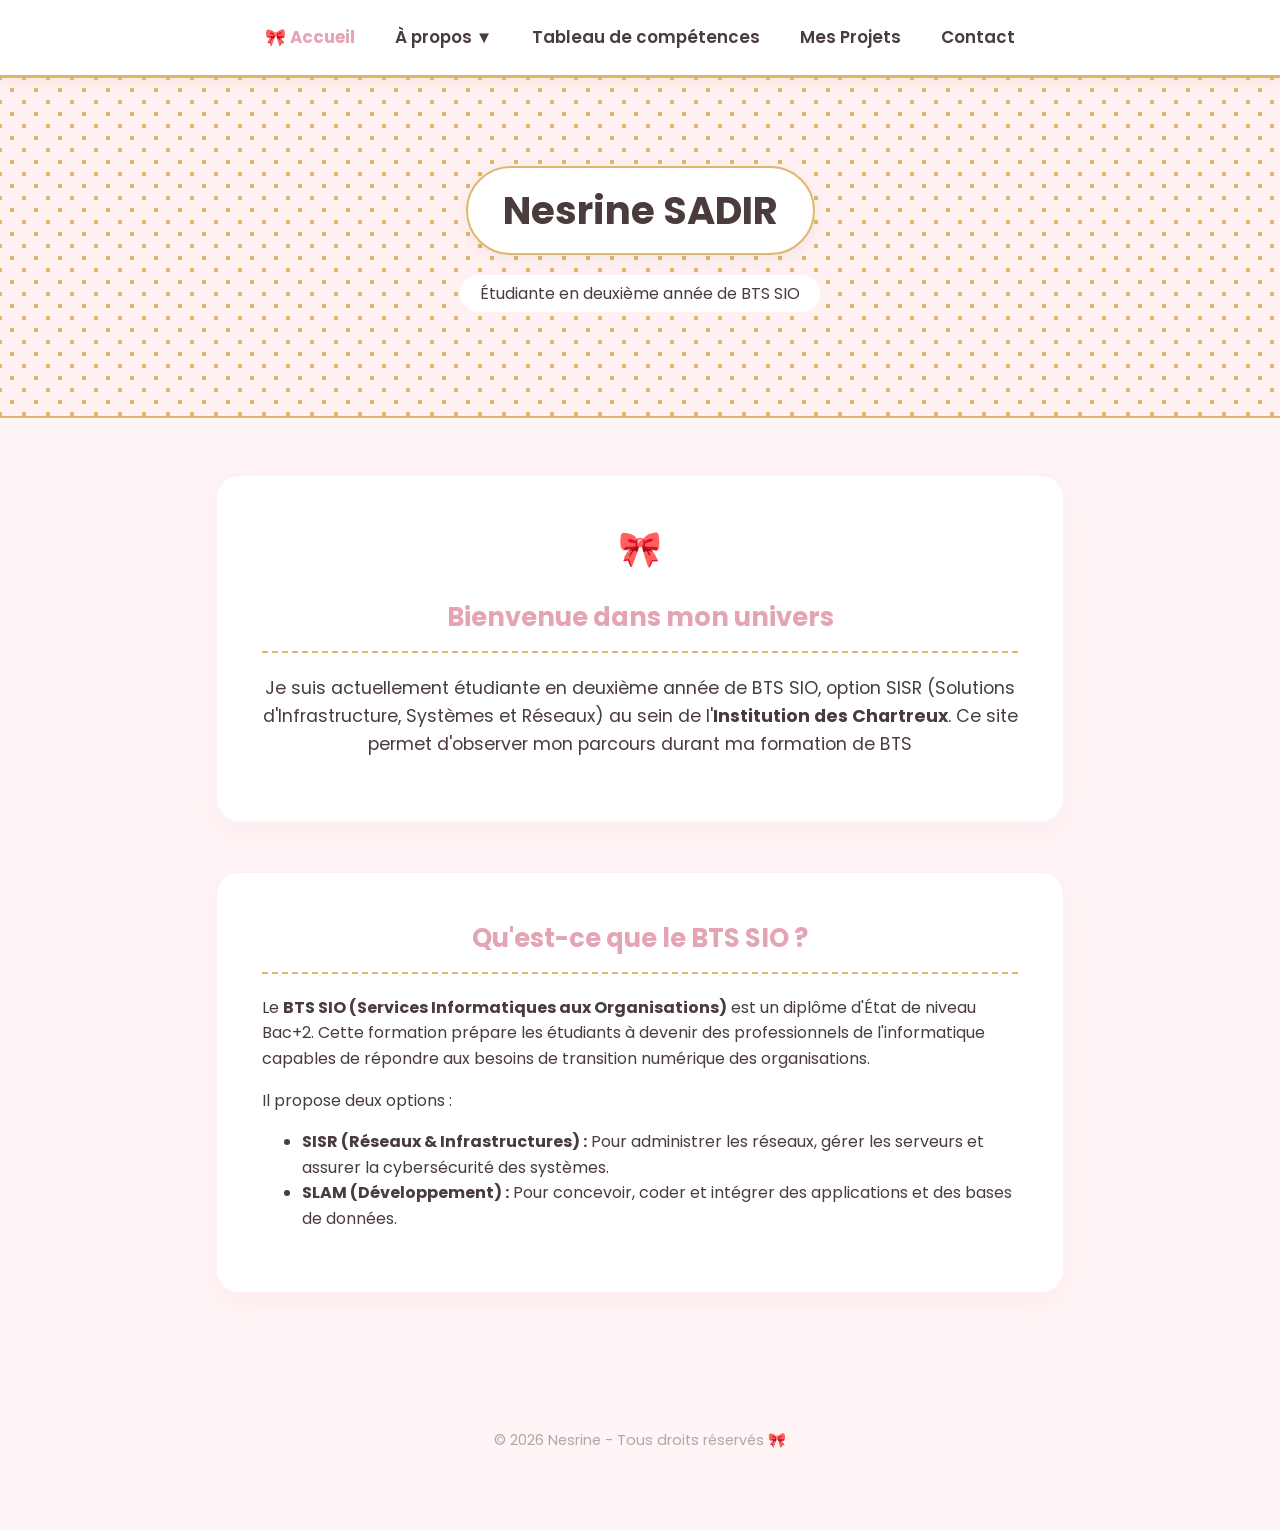
<file: index.html>
<!DOCTYPE html>
<html lang="fr">
<head>
    <meta charset="UTF-8">
    <meta name="viewport" content="width=device-width, initial-scale=1.0">
    <title>Mon Portfolio - Nesrine</title>
    <link rel="stylesheet" href="style.css">
</head>
<body>

    <nav>
        <ul>
            <li><a href="index.html" class="active">Accueil</a></li>
            <li class="dropdown">
                <a href="apropos.html">À propos ▼</a>
                <div class="dropdown-content">
                    <a href="apropos.html#presentation">Qui suis-je ?</a>
                    <a href="apropos.html#objectifs">Mes Objectifs</a>
                    <a href="apropos.html#cv">Mon CV</a>
                </div>
            </li>
            <li><a href="tableau.html">Tableau de compétences</a></li>
            <li><a href="projet.html">Mes Projets</a></li>
            <li><a href="contact.html">Contact</a></li>
        </ul>
    </nav>

    <header>
        <h1>Nesrine SADIR</h1>
        <br>
        <p>Étudiante en deuxième année de BTS SIO</p>
    </header>

    <main>
        <div class="container">
            <div class="bowtie-decor">🎀</div>
            <h2>Bienvenue dans mon univers</h2>
            <p style="text-align: center; font-size: 1.1rem;">Je suis actuellement étudiante en deuxième année de BTS SIO, option SISR (Solutions d'Infrastructure, Systèmes et Réseaux) au sein de l'<strong>Institution des Chartreux</strong>. Ce site permet d'observer mon parcours durant ma formation de BTS</p>
        </div>

        <div class="container">
            <h2>Qu'est-ce que le BTS SIO ?</h2>
            <p>Le <strong>BTS SIO (Services Informatiques aux Organisations)</strong> est un diplôme d'État de niveau Bac+2. Cette formation prépare les étudiants à devenir des professionnels de l'informatique capables de répondre aux besoins de transition numérique des organisations.</p>
            <p>Il propose deux options :</p>
            <ul>
                <li><strong>SISR (Réseaux & Infrastructures) :</strong> Pour administrer les réseaux, gérer les serveurs et assurer la cybersécurité des systèmes.</li>
                <li><strong>SLAM (Développement) :</strong> Pour concevoir, coder et intégrer des applications et des bases de données.</li>
            </ul>
        </div>
    </main>

    <footer>
        <p>© 2026 Nesrine - Tous droits réservés 🎀</p>
    </footer>

</body>
</html>
</file>
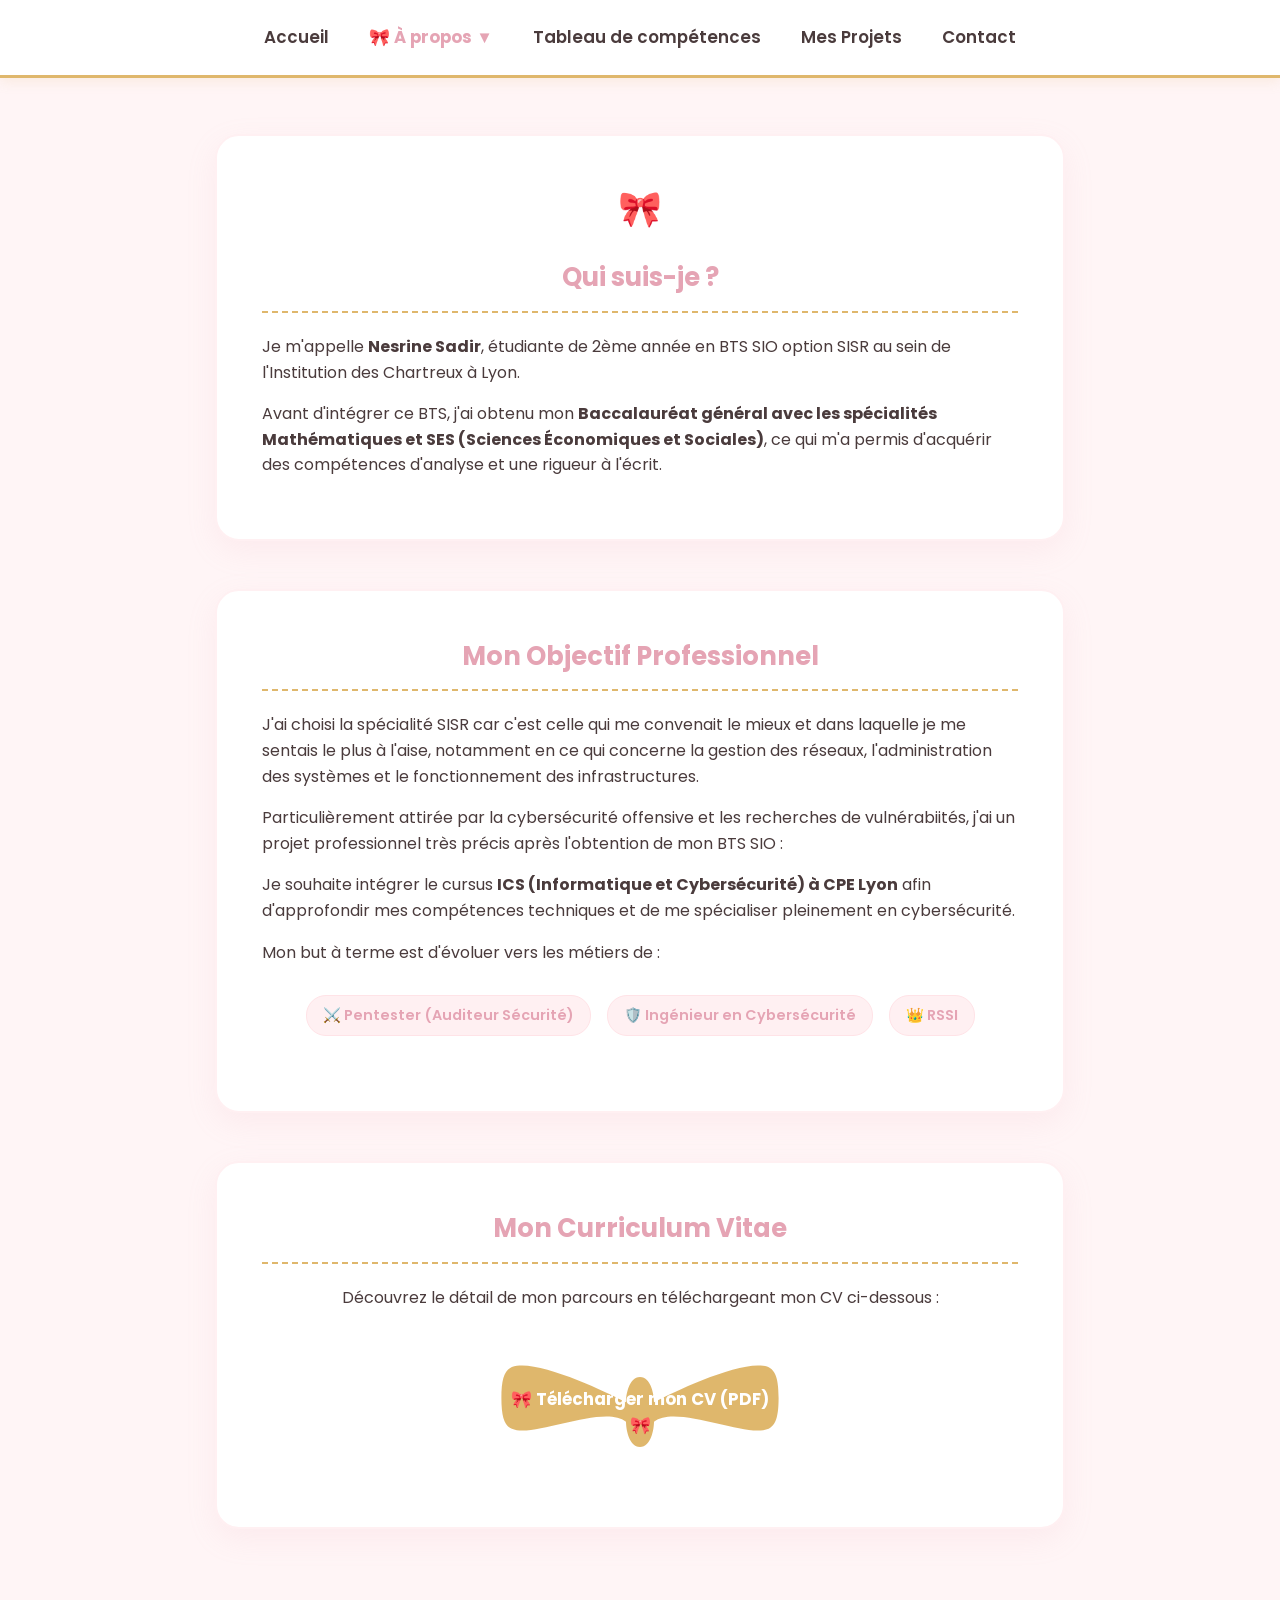
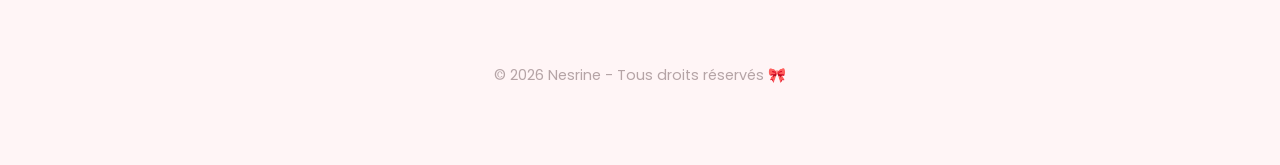
<file: apropos.html>
<!DOCTYPE html>
<html lang="fr">
<head>
    <meta charset="UTF-8">
    <meta name="viewport" content="width=device-width, initial-scale=1.0">
    <title>À propos - Mon Portfolio</title>
    <link rel="stylesheet" href="style.css">
</head>
<body>

    <nav>
        <ul>
            <li><a href="index.html">Accueil</a></li>
            <li class="dropdown">
                <a href="apropos.html" class="active">À propos ▼</a>
                <div class="dropdown-content" style="display: none; flex-direction: column; gap: 8px; padding: 10px;">
                    <div style="padding: 5px 0;"><a href="apropos.html#presentation">Qui suis-je ?</a></div>
                    <div style="padding: 5px 0;"><a href="apropos.html#objectifs">Mes Objectifs</a></div>
                    <div style="padding: 5px 0;"><a href="apropos.html#cv">Mon CV</a></div>
                </div>
            </li>
            <li><a href="tableau.html">Tableau de compétences</a></li>
            <li><a href="projet.html">Mes Projets</a></li>
            <li><a href="contact.html">Contact</a></li>
        </ul>
    </nav>

    <main>
        <div class="container" id="presentation">
            <div class="bowtie-decor">🎀</div>
            <h2>Qui suis-je ?</h2>
            <p>Je m'appelle <strong>Nesrine Sadir</strong>, étudiante de 2ème année en BTS SIO option SISR au sein de l'Institution des Chartreux à Lyon.</p>
            <p>Avant d'intégrer ce BTS, j'ai obtenu mon <strong>Baccalauréat général avec les spécialités Mathématiques et SES (Sciences Économiques et Sociales)</strong>, ce qui m'a permis d'acquérir des compétences d'analyse et une rigueur à l'écrit.</p>
        </div>

        <div class="container" id="objectifs">
            <h2>Mon Objectif Professionnel</h2>
            <p>J'ai choisi la spécialité SISR car c'est celle qui me convenait le mieux et dans laquelle je me sentais le plus à l'aise, notamment en ce qui concerne la gestion des réseaux, l'administration des systèmes et le fonctionnement des infrastructures.<p>
            <p>Particulièrement attirée par la cybersécurité offensive et les recherches de vulnérabiités, j'ai un projet professionnel très précis après l'obtention de mon BTS SIO :</p>
            <p>Je souhaite intégrer le cursus <strong>ICS (Informatique et Cybersécurité) à CPE Lyon</strong> afin d'approfondir mes compétences techniques et de me spécialiser pleinement en cybersécurité.</p>
            <p>Mon but à terme est d'évoluer vers les métiers de :</p>
            <div style="text-align: center; margin: 1.5rem 0;">
                <span class="badge">⚔️ Pentester (Auditeur Sécurité)</span>
                <span class="badge">🛡️ Ingénieur en Cybersécurité</span>
                <span class="badge">👑 RSSI</span>
            </div>
        </div>

        <div class="container" id="cv" style="text-align: center;">
            <h2>Mon Curriculum Vitae</h2>
            <p style="margin-bottom: 2rem;">Découvrez le détail de mon parcours en téléchargeant mon CV ci-dessous :</p>
            
            <a href="cv.pdf" target="_blank" class="cv-btn">
                🎀 Télécharger mon CV (PDF) 🎀
            </a>
        </div>
    </main>

    <footer>
        <p>© 2026 Nesrine - Tous droits réservés 🎀</p>
    </footer>

</body>
</html>
</file>
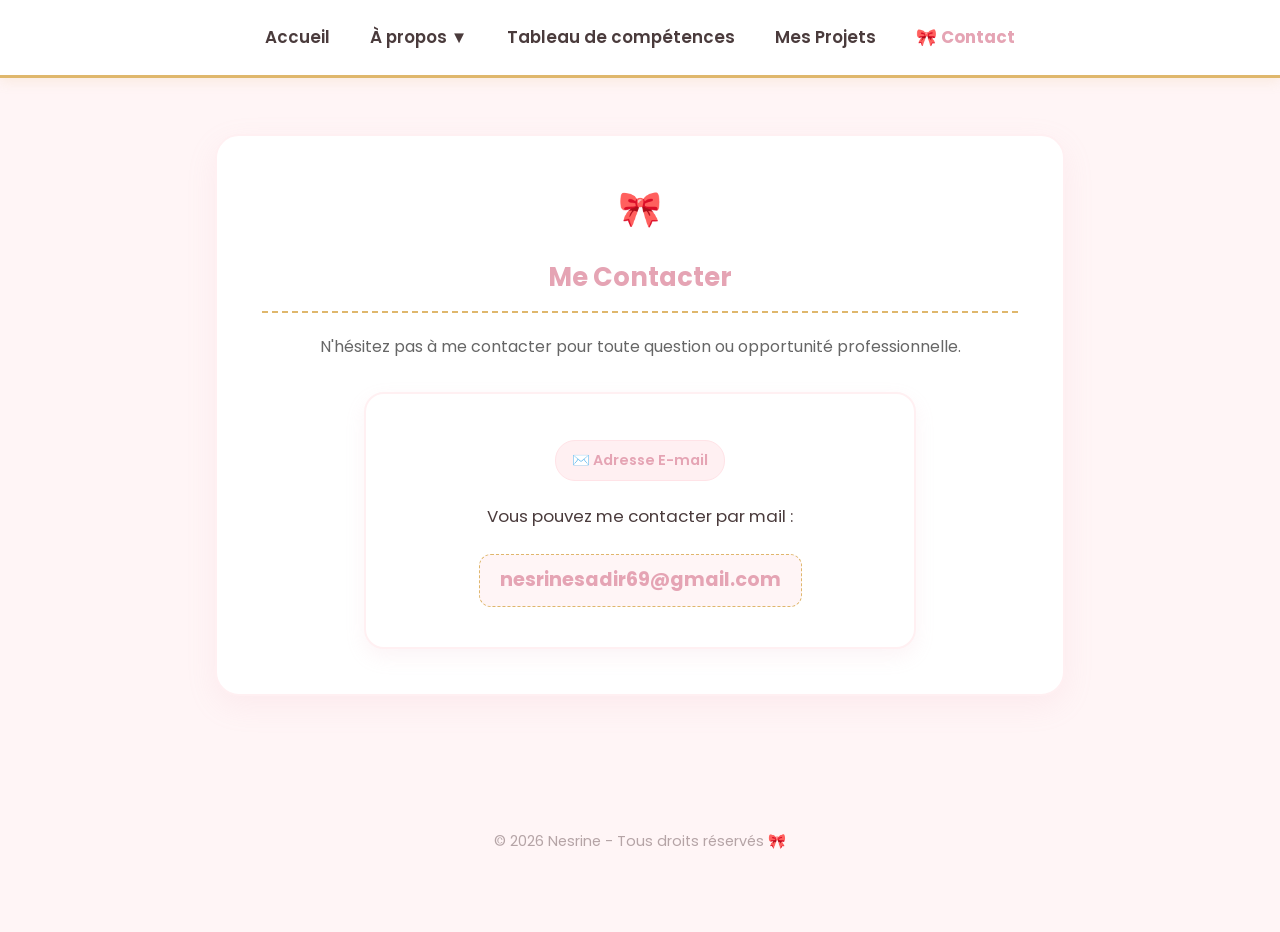
<file: contact.html>
<!DOCTYPE html>
<html lang="fr">
<head>
    <meta charset="UTF-8">
    <meta name="viewport" content="width=device-width, initial-scale=1.0">
    <title>Contact - Mon Portfolio</title>
    <link rel="stylesheet" href="style.css">
</head>
<body>

    <nav>
        <ul>
            <li><a href="index.html">Accueil</a></li>
            <li class="dropdown">
                <a href="apropos.html">À propos ▼</a>
                <div class="dropdown-content">
                    <a href="apropos.html#presentation">Qui suis-je ?</a>
                    <a href="apropos.html#objectifs">Mes Objectifs</a>
                    <a href="apropos.html#cv">Mon CV</a>
                </div>
            </li>
            <li><a href="tableau.html">Tableau de compétences</a></li>
            <li><a href="projet.html">Mes Projets</a></li>
            <li><a href="contact.html" class="active">Contact</a></li>
        </ul>
    </nav>

    <main>
        <div class="container" style="text-align: center;">
            <div class="bowtie-decor">🎀</div>
            <h2>Me Contacter</h2>
            <p style="margin-bottom: 2rem; color: #666;">
                N'hésitez pas à me contacter pour toute question ou opportunité professionnelle.
            </p>

            <div class="contact-card">
                <span class="badge">✉️ Adresse E-mail</span>
                <p style="margin-top: 1rem; font-size: 1.05rem;">Vous pouvez me contacter par mail :</p>
                <a href="mailto:nesrinesadir69@gmail.com" class="contact-email">
                    nesrinesadir69@gmail.com
                </a>
            </div>
        </div>
    </main>

    <footer>
        <p>© 2026 Nesrine - Tous droits réservés 🎀</p>
    </footer>

</body>
</html>
</file>
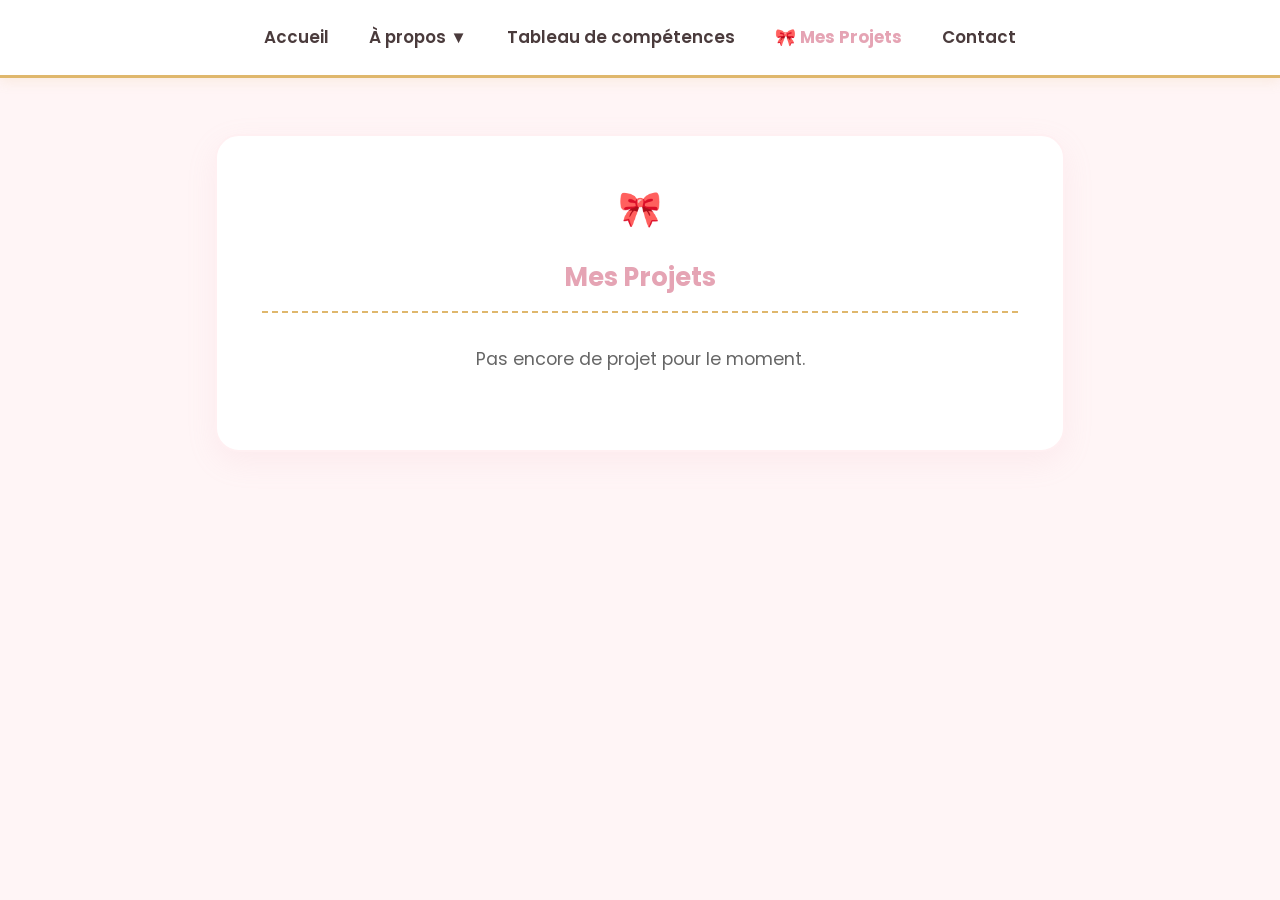
<file: projet.html>
<!DOCTYPE html>
<html lang="fr">
<head>
    <meta charset="UTF-8">
    <meta name="viewport" content="width=device-width, initial-scale=1.0">
    <title>Mes Projets - Mon Portfolio</title>
    <link rel="stylesheet" href="style.css">
</head>
<body>

    <nav>
        <ul>
            <li><a href="index.html">Accueil</a></li>
            <li class="dropdown">
                <a href="apropos.html">À propos ▼</a>
                <div class="dropdown-content">
                    <a href="apropos.html#presentation">Qui suis-je ?</a>
                    <a href="apropos.html#objectifs">Mes Objectifs</a>
                    <a href="apropos.html#cv">Mon CV</a>
                </div>
            </li>
            <li><a href="tableau.html">Tableau de compétences</a></li>
            <li><a href="projet.html" class="active">Mes Projets</a></li>
            <li><a href="contact.html">Contact</a></li>
        </ul>
    </nav>

    <main>
        <div class="container" style="text-align: center;">
            <div class="bowtie-decor">🎀</div>
            <h2>Mes Projets</h2>
            <p style="margin: 2rem 0; color: #666; font-size: 1.1rem;">
                Pas encore de projet pour le moment.
            </p>
        </div>
    </main>


</body>
</html>
</file>
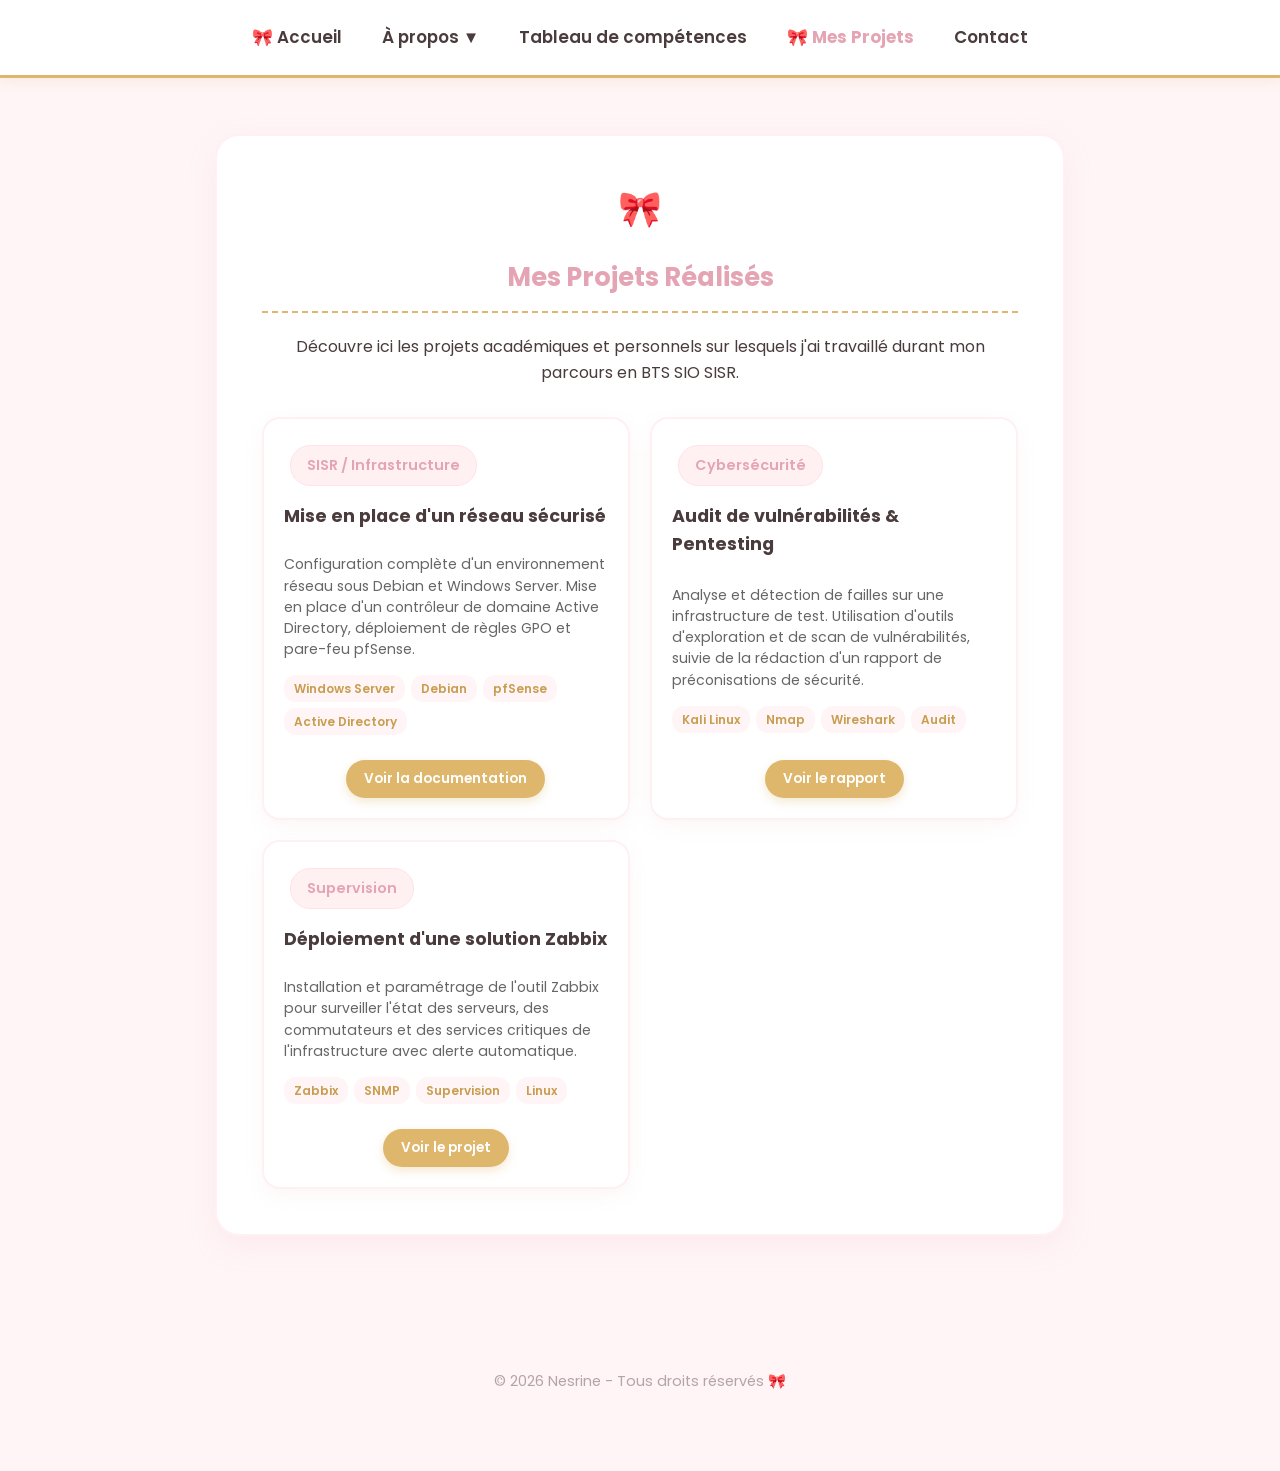
<file: projets.html>
<!DOCTYPE html>
<html lang="fr">
<head>
    <meta charset="UTF-8">
    <meta name="viewport" content="width=device-width, initial-scale=1.0">
    <title>Mes Projets - Mon Portfolio</title>
    <link rel="stylesheet" href="style.css">
</head>
<body>

    <nav>
        <ul>
            <li><a href="index.html">🎀 Accueil</a></li>
            <li class="dropdown">
                <a href="apropos.html">À propos ▼</a>
                <div class="dropdown-content">
                    <a href="apropos.html#presentation">Qui suis-je ?</a>
                    <a href="apropos.html#objectifs">Mes Objectifs</a>
                    <a href="apropos.html#cv">Mon CV</a>
                </div>
            </li>
            <li><a href="tableau.html">Tableau de compétences</a></li>
            <li><a href="projet.html" class="active">Mes Projets</a></li>
            <li><a href="contact.html">Contact</a></li>
        </ul>
    </nav>

    <main>
        <div class="container">
            <div class="bowtie-decor">🎀</div>
            <h2>Mes Projets Réalisés</h2>
            <p style="text-align: center; margin-bottom: 2rem;">
                Découvre ici les projets académiques et personnels sur lesquels j'ai travaillé durant mon parcours en BTS SIO SISR.
            </p>

            <div class="projects-grid">
                
                <!-- Projet 1 -->
                <article class="project-card">
                    <div class="project-header">
                        <span class="badge">SISR / Infrastructure</span>
                        <h3>Mise en place d'un réseau sécurisé</h3>
                    </div>
                    <div class="project-body">
                        <p>Configuration complète d'un environnement réseau sous Debian et Windows Server. Mise en place d'un contrôleur de domaine Active Directory, déploiement de règles GPO et pare-feu pfSense.</p>
                        <div class="project-tags">
                            <span>Windows Server</span>
                            <span>Debian</span>
                            <span>pfSense</span>
                            <span>Active Directory</span>
                        </div>
                    </div>
                    <div class="project-footer">
                        <a href="#" class="btn-proof">Voir la documentation</a>
                    </div>
                </article>

                <!-- Projet 2 -->
                <article class="project-card">
                    <div class="project-header">
                        <span class="badge">Cybersécurité</span>
                        <h3>Audit de vulnérabilités & Pentesting</h3>
                    </div>
                    <div class="project-body">
                        <p>Analyse et détection de failles sur une infrastructure de test. Utilisation d'outils d'exploration et de scan de vulnérabilités, suivie de la rédaction d'un rapport de préconisations de sécurité.</p>
                        <div class="project-tags">
                            <span>Kali Linux</span>
                            <span>Nmap</span>
                            <span>Wireshark</span>
                            <span>Audit</span>
                        </div>
                    </div>
                    <div class="project-footer">
                        <a href="#" class="btn-proof">Voir le rapport</a>
                    </div>
                </article>

                <!-- Projet 3 -->
                <article class="project-card">
                    <div class="project-header">
                        <span class="badge">Supervision</span>
                        <h3>Déploiement d'une solution Zabbix</h3>
                    </div>
                    <div class="project-body">
                        <p>Installation et paramétrage de l'outil Zabbix pour surveiller l'état des serveurs, des commutateurs et des services critiques de l'infrastructure avec alerte automatique.</p>
                        <div class="project-tags">
                            <span>Zabbix</span>
                            <span>SNMP</span>
                            <span>Supervision</span>
                            <span>Linux</span>
                        </div>
                    </div>
                    <div class="project-footer">
                        <a href="#" class="btn-proof">Voir le projet</a>
                    </div>
                </article>

            </div>
        </div>
    </main>

    <footer>
        <p>© 2026 Nesrine - Tous droits réservés 🎀</p>
    </footer>

</body>
</html>
</file>
<file: style.css>
/* Importation d'une police douce et moderne */
@import url('https://fonts.googleapis.com/css2?family=Poppins:wght@300;400;600;700&display=swap');

body {
    font-family: 'Poppins', sans-serif;
    line-height: 1.6;
    margin: 0;
    padding: 0;
    background-color: #fff5f6; /* Fond rose très clair */
    color: #4a3b3c; /* Texte chocolat doux */
}

/* ==========================================================================
   BARRE DE NAVIGATION 🎀
   ========================================================================== */
nav {
    background: #ffffff;
    padding: 1.5rem 2rem;
    position: sticky;
    top: 0;
    border-bottom: 3px solid #dfb76c; /* Ligne dorée */
    box-shadow: 0 4px 12px rgba(223, 183, 108, 0.15);
    z-index: 1000;
}

nav ul {
    list-style: none;
    margin: 0;
    padding: 0;
    display: flex;
    justify-content: center;
    align-items: center;
    gap: 40px;
}

nav a {
    color: #4a3b3c;
    text-decoration: none;
    font-weight: 600;
    font-size: 1.05rem;
    transition: all 0.3s ease;
}

/* Survol des liens */
nav a:hover {
    color: #e5a4b4; /* Rose au survol */
}

/* Nœud dynamique au survol */
nav a:not(.active):hover::before {
    content: "🎀 ";
    display: inline-block;
    margin-right: 4px;
}

/* STYLE DE LA PAGE ACTUELLE (ACTIVE) 🎀 */
nav a.active {
    color: #e5a4b4 !important; /* Rose coquette pour la page active */
    font-weight: 700;
}

nav a.active::before {
    content: "🎀 ";
    display: inline-block;
    margin-right: 4px;
}

/* Sous-menu (Dropdown) */
.dropdown {
    position: relative;
}

.dropdown-content {
    display: none;
    position: absolute;
    background-color: #ffffff;
    min-width: 180px;
    box-shadow: 0px 8px 16px rgba(229, 164, 180, 0.2);
    z-index: 10;
    border: 2px solid #fff0f2;
    border-radius: 12px;
    margin-top: 10px;
    left: 50%;
    transform: translateX(-50%);
}

.dropdown-content a {
    padding: 12px 16px;
    display: block;
    font-size: 0.95rem;
    text-align: center;
    font-weight: 400;
}

.dropdown-content a:hover {
    background-color: #fff5f6;
    border-radius: 10px;
}

.dropdown:hover .dropdown-content {
    display: block;
}

/* ==========================================================================
   EN-TÊTE ET STRUCTURES GÉNÉRALES
   ========================================================================== */
header {
    background-color: #fff0f2;
    background-image: radial-gradient(#dfb76c 15%, transparent 15%),
                      radial-gradient(#dfb76c 15%, transparent 15%);
    background-size: 24px 24px;
    background-position: 0 0, 12px 12px;
    color: #4a3b3c;
    padding: 5.5rem 1rem;
    text-align: center;
    border-bottom: 2px solid #dfb76c;
}

header h1 {
    background: white;
    display: inline-block;
    padding: 12px 35px;
    border-radius: 50px;
    border: 2px solid #dfb76c;
    font-size: 2.4rem;
    margin: 0;
    box-shadow: 0 4px 15px rgba(0,0,0,0.05);
}

header p {
    margin-top: 1.2rem;
    font-weight: 400;
    background: white;
    display: inline-block;
    padding: 6px 20px;
    border-radius: 20px;
    font-size: 1rem;
}

main {
    max-width: 850px;
    margin: 3.5rem auto;
    padding: 0 1rem;
}

.container {
    background: #ffffff;
    padding: 2.8rem;
    border-radius: 24px;
    box-shadow: 0 10px 30px rgba(229, 164, 180, 0.12);
    border: 2px solid #fff0f2;
    margin-bottom: 3rem;
}

h2 {
    color: #e5a4b4;
    font-weight: 700;
    border-bottom: 2px dashed #dfb76c;
    padding-bottom: 0.8rem;
    margin-top: 0;
    text-align: center;
    font-size: 1.6rem;
}

/* Éléments décoratifs */
.bowtie-decor {
    text-align: center;
    font-size: 2.2rem;
    color: #e5a4b4;
    margin-bottom: 20px;
}

.badge {
    background: #fff0f2;
    color: #e5a4b4;
    padding: 8px 16px;
    border-radius: 20px;
    font-size: 0.9rem;
    font-weight: 600;
    display: inline-block;
    margin: 6px;
    border: 1px solid #ffe3e7;
}

/* ==========================================================================
   BOUTON CV EN FORME DE NŒUD 🎀
   ========================================================================== */
.cv-btn {
    display: inline-flex;
    align-items: center;
    justify-content: center;
    width: 260px;
    height: 120px;
    padding: 10px 30px;
    background-color: #dfb76c;
    color: #ffffff !important;
    text-decoration: none !important;
    font-size: 1.05rem;
    font-weight: bold;
    text-align: center;
    transition: all 0.3s ease;
    cursor: pointer;
    border: none;

    -webkit-mask-image: url('data:image/svg+xml;utf8,<svg xmlns="http://www.w3.org/2000/svg" viewBox="0 0 200 100"><path fill="black" d="M 90,43 C 75,35 30,14 12,17 C 4,18 1,24 1,40 C 1,56 4,62 12,63 C 30,66 75,45 90,57 C 90,62 92,75 100,75 C 108,75 110,62 110,57 C 125,45 170,66 188,63 C 196,62 199,56 199,40 C 199,24 196,18 188,17 C 170,14 125,35 110,43 C 110,38 108,25 100,25 C 92,25 90,38 90,43 Z"/></svg>');
    mask-image: url('data:image/svg+xml;utf8,<svg xmlns="http://www.w3.org/2000/svg" viewBox="0 0 200 100"><path fill="black" d="M 90,43 C 75,35 30,14 12,17 C 4,18 1,24 1,40 C 1,56 4,62 12,63 C 30,66 75,45 90,57 C 90,62 92,75 100,75 C 108,75 110,62 110,57 C 125,45 170,66 188,63 C 196,62 199,56 199,40 C 199,24 196,18 188,17 C 170,14 125,35 110,43 C 110,38 108,25 100,25 C 92,25 90,38 90,43 Z"/></svg>');
    
    -webkit-mask-size: contain;
    mask-size: contain;
    -webkit-mask-repeat: no-repeat;
    mask-repeat: no-repeat;
    -webkit-mask-position: center;
    mask-position: center;
}

.cv-btn:hover {
    background-color: #e5a4b4;
    transform: scale(1.05);
}

/* ==========================================================================
   TABLEAU DE COMPÉTENCES & POPUP MODALE 🎀
   ========================================================================== */
.table-container {
    width: 95%;
    max-width: 100%;
    margin: 2rem auto;
    padding: 10px;
    box-sizing: border-box;
}

.table-section-title {
    color: #c99d4f;
    font-size: 1.25rem;
    margin: 2rem 0 1rem 0;
    border-left: 4px solid #dfb76c;
    padding-left: 10px;
    font-weight: 600;
    text-align: left;
}

.table-responsive {
    width: 100%;
    overflow: hidden;
    border-radius: 12px;
    box-shadow: 0 8px 24px rgba(223, 183, 108, 0.12);
    margin-bottom: 2rem;
}

.competence-table {
    width: 100%;
    table-layout: fixed;
    border-collapse: collapse;
    background-color: #ffffff;
    font-size: 0.82rem;
    text-align: center;
}

.competence-table th.col-real,
.competence-table td.real-name {
    width: 24%;
    text-align: left;
    padding-left: 12px;
}

.competence-table th.col-period,
.competence-table td.real-period {
    width: 10%;
}

.competence-table th:not(.col-real):not(.col-period),
.competence-table td:not(.real-name):not(.real-period) {
    width: 11%;
}

.competence-table th {
    background-color: #dfb76c;
    color: #ffffff;
    padding: 10px 6px;
    font-weight: 600;
    border: 1px solid rgba(255, 255, 255, 0.3);
    font-size: 0.8rem;
    line-height: 1.2;
    word-wrap: break-word;
}

.competence-table td {
    padding: 10px 6px;
    border: 1px solid #f3e9dc;
    color: #4a4a4a;
    vertical-align: middle;
    word-wrap: break-word;
}

.competence-table td.real-name {
    color: #333333;
    font-size: 0.85rem;
    line-height: 1.5;
    text-align: left;
    padding: 10px;
}

.competence-table td.real-period {
    font-style: italic;
    color: #777777;
    font-size: 0.8rem;
}

.competence-table tbody tr:nth-child(even) {
    background-color: #fdfaf6;
}

.bowtie-btn {
    background: none;
    border: none;
    cursor: pointer;
    font-size: 1.4rem;
    padding: 0;
    margin: 0;
    transition: transform 0.2s ease, filter 0.2s ease;
}

.bowtie-btn:hover {
    transform: scale(1.35) rotate(10deg);
    filter: drop-shadow(0 2px 5px rgba(229, 164, 180, 0.6));
}

/* Modale Popup */
.modal {
    display: none;
    position: fixed;
    z-index: 2000;
    left: 0;
    top: 0;
    width: 100%;
    height: 100%;
    background-color: rgba(0, 0, 0, 0.65);
    backdrop-filter: blur(4px);
    align-items: center;
    justify-content: center;
}

.modal-card {
    background-color: #ffffff;
    width: 90%;
    max-width: 500px;
    padding: 25px;
    border-radius: 28px;
    box-shadow: 0 12px 30px rgba(0, 0, 0, 0.25);
    position: relative;
    text-align: center;
    border: 2px solid #dfb76c;
}

.close-modal {
    position: absolute;
    top: 12px;
    right: 20px;
    font-size: 28px;
    font-weight: bold;
    color: #dfb76c;
    cursor: pointer;
}

.close-modal:hover {
    color: #e5a4b4;
}

.modal-card h3 {
    color: #c99d4f;
    margin-top: 5px;
    margin-bottom: 15px;
    font-size: 1.2rem;
}

.modal-img-container {
    width: 100%;
    max-height: 320px;
    overflow: hidden;
    border-radius: 22px;
    border: 1px solid #f3e9dc;
    margin-bottom: 15px;
    background-color: #fafafa;
}

.modal-img-container img {
    width: 100%;
    height: 100%;
    object-fit: cover;
    display: block;
}

.modal-card p {
    color: #555555;
    font-size: 0.9rem;
    line-height: 1.4;
    margin: 0;
}

.modal-action {
    margin-top: 15px;
    text-align: center;
}

.btn-proof {
    display: inline-block;
    background-color: #dfb76c;
    color: #ffffff;
    padding: 8px 18px;
    border-radius: 20px;
    text-decoration: none;
    font-size: 0.85rem;
    font-weight: 600;
    box-shadow: 0 4px 10px rgba(223, 183, 108, 0.3);
    transition: all 0.2s ease;
}

.btn-proof:hover {
    background-color: #c99d4f;
    transform: translateY(-2px);
}

/* ==========================================================================
   CARTES PROJETS
   ========================================================================== */
.projects-grid {
    display: grid;
    grid-template-columns: repeat(auto-fit, minmax(260px, 1fr));
    gap: 20px;
    margin-top: 2rem;
}

.project-card {
    background: #ffffff;
    border: 2px solid #fff0f2;
    border-radius: 18px;
    padding: 20px;
    box-shadow: 0 6px 18px rgba(229, 164, 180, 0.1);
    display: flex;
    flex-direction: column;
    justify-content: space-between;
    transition: transform 0.3s ease, box-shadow 0.3s ease;
}

.project-card:hover {
    transform: translateY(-5px);
    box-shadow: 0 10px 25px rgba(223, 183, 108, 0.25);
    border-color: #dfb76c;
}

.project-header h3 {
    color: #4a3b3c;
    font-size: 1.1rem;
    margin: 10px 0;
}

.project-body p {
    font-size: 0.88rem;
    color: #666;
    line-height: 1.5;
}

.project-tags {
    display: flex;
    flex-wrap: wrap;
    gap: 6px;
    margin: 15px 0;
}

.project-tags span {
    background: #fff5f6;
    color: #c99d4f;
    font-size: 0.75rem;
    padding: 4px 10px;
    border-radius: 12px;
    font-weight: 600;
}

.project-footer {
    text-align: center;
    margin-top: 10px;
}

/* ==========================================================================
   PAGE CONTACT
   ========================================================================== */
.contact-card {
    background: #ffffff;
    border: 2px solid #fff0f2;
    border-radius: 20px;
    padding: 2.5rem 1.5rem;
    max-width: 500px;
    margin: 0 auto;
    box-shadow: 0 8px 20px rgba(229, 164, 180, 0.12);
    transition: transform 0.3s ease, box-shadow 0.3s ease;
}

.contact-card:hover {
    transform: translateY(-4px);
    box-shadow: 0 12px 28px rgba(223, 183, 108, 0.25);
    border-color: #dfb76c;
}

.contact-email {
    display: inline-block;
    margin-top: 0.5rem;
    color: #e5a4b4;
    font-weight: 700;
    font-size: 1.2rem;
    text-decoration: none;
    padding: 10px 20px;
    border-radius: 12px;
    background-color: #fff5f6;
    border: 1px dashed #dfb76c;
    transition: all 0.3s ease;
}

.contact-email:hover {
    background-color: #dfb76c;
    color: #ffffff;
    border-style: solid;
}

/* ==========================================================================
   FOOTER
   ========================================================================== */
footer {
    text-align: center;
    padding: 4rem 1rem;
    color: #b5a4a6;
    font-size: 0.9rem;
}
</file>
